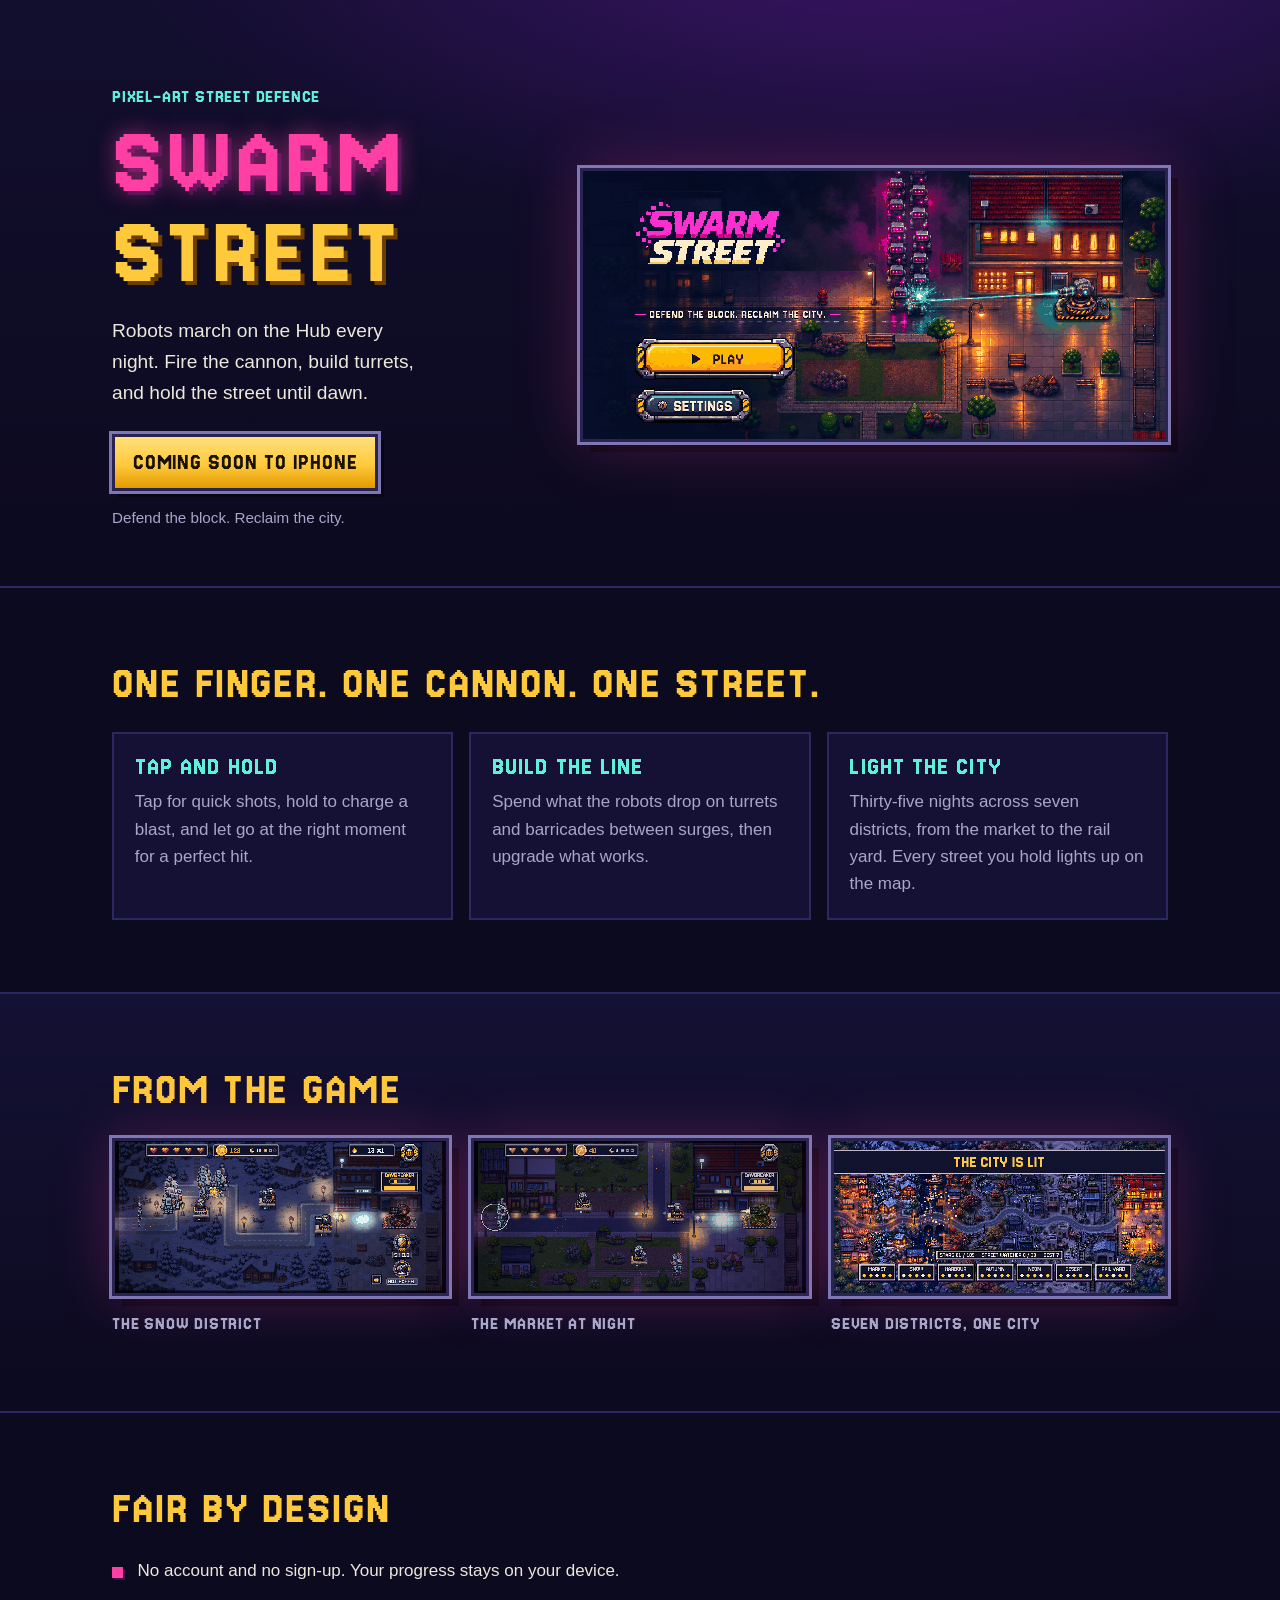
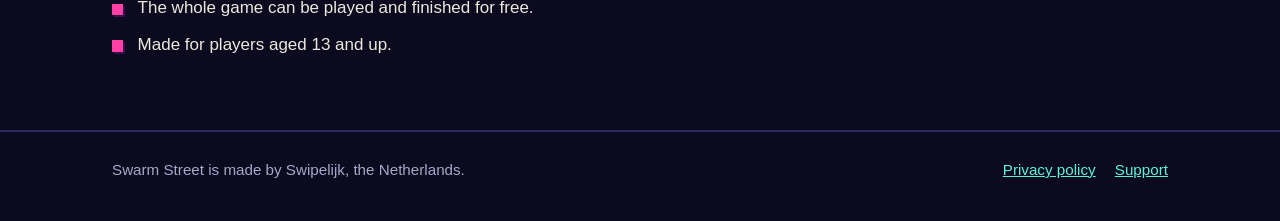
<file: index.html>
<!doctype html>
<html lang="en">
<head>
<meta charset="utf-8">
<meta name="viewport" content="width=device-width, initial-scale=1, viewport-fit=cover">
<title>Swarm Street</title>
<meta name="description" content="Swarm Street: a pixel-art street defence game. Robots march on the Hub every night. Fire the cannon, build turrets, hold the street until dawn.">
<meta name="theme-color" content="#0c0a1f">
<meta property="og:title" content="Swarm Street">
<meta property="og:description" content="Defend the block. Reclaim the city. A pixel-art street defence game for phones.">
<meta property="og:image" content="https://swarmstreet.swipelijk.com/img/title.png">
<meta property="og:type" content="website">
<link rel="icon" href="img/icon.png">
<link rel="apple-touch-icon" href="img/icon.png">
<style>
@font-face{font-family:"Jersey 15";src:url("fonts/Jersey15-Regular.ttf") format("truetype");font-display:swap}
:root{--bg:#0c0a1f;--bg2:#141134;--ink:#ece8dc;--muted:#a9a6c9;--pink:#ff3fa4;--gold:#ffc93c;--teal:#5ff0dc;--line:#2c2860;color-scheme:dark}
*{box-sizing:border-box}
html{scroll-behavior:smooth}
body{margin:0;background:var(--bg);color:var(--ink);font:17px/1.6 -apple-system,BlinkMacSystemFont,"Segoe UI",Roboto,Helvetica,Arial,sans-serif}
.wrap{max-width:68rem;margin:0 auto;padding-left:max(16px,env(safe-area-inset-left,0px));padding-right:max(16px,env(safe-area-inset-right,0px))}
.px{font-family:"Jersey 15","Courier New",monospace;font-weight:400;letter-spacing:.04em;text-transform:uppercase}
img{max-width:100%;height:auto;display:block;image-rendering:pixelated}

.hero{position:relative;overflow:hidden;background:radial-gradient(80rem 30rem at 70% -10%,#3a1466 0%,transparent 60%),linear-gradient(180deg,#120e2e 0%,var(--bg) 100%);border-bottom:2px solid var(--line)}
.hero .wrap{padding-block:clamp(2.5rem,7vw,5rem) clamp(2rem,5vw,3.5rem);display:grid;gap:clamp(1.5rem,4vw,3rem);grid-template-columns:minmax(0,5fr) minmax(0,7fr);align-items:center}
.kicker{color:var(--teal);font-size:1.25rem;margin:0 0 .4rem}
h1{font-size:clamp(3.4rem,10vw,6.5rem);line-height:.86;margin:0;text-wrap:balance}
h1 span{display:block}
h1 .a{color:var(--pink);text-shadow:0 0 22px rgba(255,63,164,.55),4px 4px 0 #3b0f4f}
h1 .b{color:var(--gold);text-shadow:4px 4px 0 #6b3d00}
.tag{font-size:1.2rem;color:var(--ink);margin:1.2rem 0 1.6rem;max-width:30ch}
.soon{display:inline-block;font-size:1.5rem;color:#1a1200;background:linear-gradient(180deg,#ffe07a,var(--gold) 55%,#e39a00);padding:.35rem 1.1rem .45rem;border:3px solid #2a2350;box-shadow:0 0 0 3px #7d78b4,6px 6px 0 rgba(0,0,0,.45)}
.note{color:var(--muted);font-size:.95rem;margin:.9rem 0 0}
.shot{border:3px solid #2a2350;box-shadow:0 0 0 3px #7d78b4,0 0 60px rgba(255,63,164,.25),10px 10px 0 rgba(0,0,0,.45);background:#000}

section{padding-block:clamp(2.5rem,6vw,4.5rem)}
h2{font-size:clamp(2rem,5vw,3rem);line-height:1;margin:0 0 1.5rem;color:var(--gold)}
.grid3{display:grid;gap:1rem;grid-template-columns:repeat(auto-fit,minmax(15rem,1fr))}
.tile{background:var(--bg2);border:2px solid var(--line);padding:1.2rem 1.3rem 1.3rem;min-width:0}
.tile h3{font-size:1.7rem;line-height:1;margin:0 0 .5rem;color:var(--teal)}
.tile p{margin:0;color:var(--muted)}
.gallery{display:grid;gap:1.4rem;grid-template-columns:repeat(auto-fit,minmax(18rem,1fr))}
figure{margin:0;min-width:0}
figcaption{font-size:1.25rem;color:var(--muted);margin-top:.7rem}
.band{background:linear-gradient(180deg,var(--bg2),var(--bg));border-block:2px solid var(--line)}
.fair{display:grid;gap:.6rem;padding:0;margin:0;list-style:none;max-width:44rem}
.fair li{padding-left:1.6rem;position:relative;color:var(--ink)}
.fair li::before{content:"";position:absolute;left:0;top:.55em;width:.7rem;height:.7rem;background:var(--pink);box-shadow:2px 2px 0 #3b0f4f}

footer{border-top:2px solid var(--line);color:var(--muted);font-size:.95rem}
footer .wrap{padding-block:1.6rem 2.4rem;display:flex;flex-wrap:wrap;gap:.6rem 1.5rem;justify-content:space-between}
a{color:var(--teal)}
footer nav{display:flex;gap:1.2rem;flex-wrap:wrap}
@media (max-width:760px){.hero .wrap{grid-template-columns:1fr}.tag{max-width:none}}
@media (prefers-reduced-motion:reduce){html{scroll-behavior:auto}}
</style>
</head>
<body>
<header class="hero">
  <div class="wrap">
    <div>
      <p class="kicker px">Pixel-art street defence</p>
      <h1 class="px"><span class="a">Swarm</span><span class="b">Street</span></h1>
      <p class="tag">Robots march on the Hub every night. Fire the cannon, build turrets, and hold the street until dawn.</p>
      <span class="soon px">Coming soon to iPhone</span>
      <p class="note">Defend the block. Reclaim the city.</p>
    </div>
    <img class="shot" src="img/title.png" width="1311" height="603" alt="The Swarm Street title screen: a rooftop cannon fires down a neon-lit street at a column of robots.">
  </div>
</header>

<main>
<section>
  <div class="wrap">
    <h2 class="px">One finger. One cannon. One street.</h2>
    <div class="grid3">
      <div class="tile"><h3 class="px">Tap and hold</h3><p>Tap for quick shots, hold to charge a blast, and let go at the right moment for a perfect hit.</p></div>
      <div class="tile"><h3 class="px">Build the line</h3><p>Spend what the robots drop on turrets and barricades between surges, then upgrade what works.</p></div>
      <div class="tile"><h3 class="px">Light the city</h3><p>Thirty-five nights across seven districts, from the market to the rail yard. Every street you hold lights up on the map.</p></div>
    </div>
  </div>
</section>

<section class="band">
  <div class="wrap">
    <h2 class="px">From the game</h2>
    <div class="gallery">
      <figure><img class="shot" src="img/snow.png" width="1311" height="603" loading="lazy" alt="A snowy village street at night: turrets and the cannon hold a winding road against groups of robots."><figcaption class="px">The snow district</figcaption></figure>
      <figure><img class="shot" src="img/market.png" width="1311" height="603" loading="lazy" alt="The market street after dark, lit by street lamps, with two turrets and the Hub's cannon."><figcaption class="px">The market at night</figcaption></figure>
      <figure><img class="shot" src="img/city.png" width="1311" height="603" loading="lazy" alt="The city map with all seven districts lit and the words THE CITY IS LIT."><figcaption class="px">Seven districts, one city</figcaption></figure>
    </div>
  </div>
</section>

<section>
  <div class="wrap">
    <h2 class="px">Fair by design</h2>
    <ul class="fair">
      <li>No account and no sign-up. Your progress stays on your device.</li>
      <li>The whole game can be played and finished for free.</li>
      <li>Made for players aged 13 and up.</li>
    </ul>
  </div>
</section>
</main>

<footer>
  <div class="wrap">
    <span>Swarm Street is made by Swipelijk, the Netherlands.</span>
    <nav><a href="privacy/">Privacy policy</a><a href="support/">Support</a></nav>
  </div>
</footer>
</body>
</html>
</file>
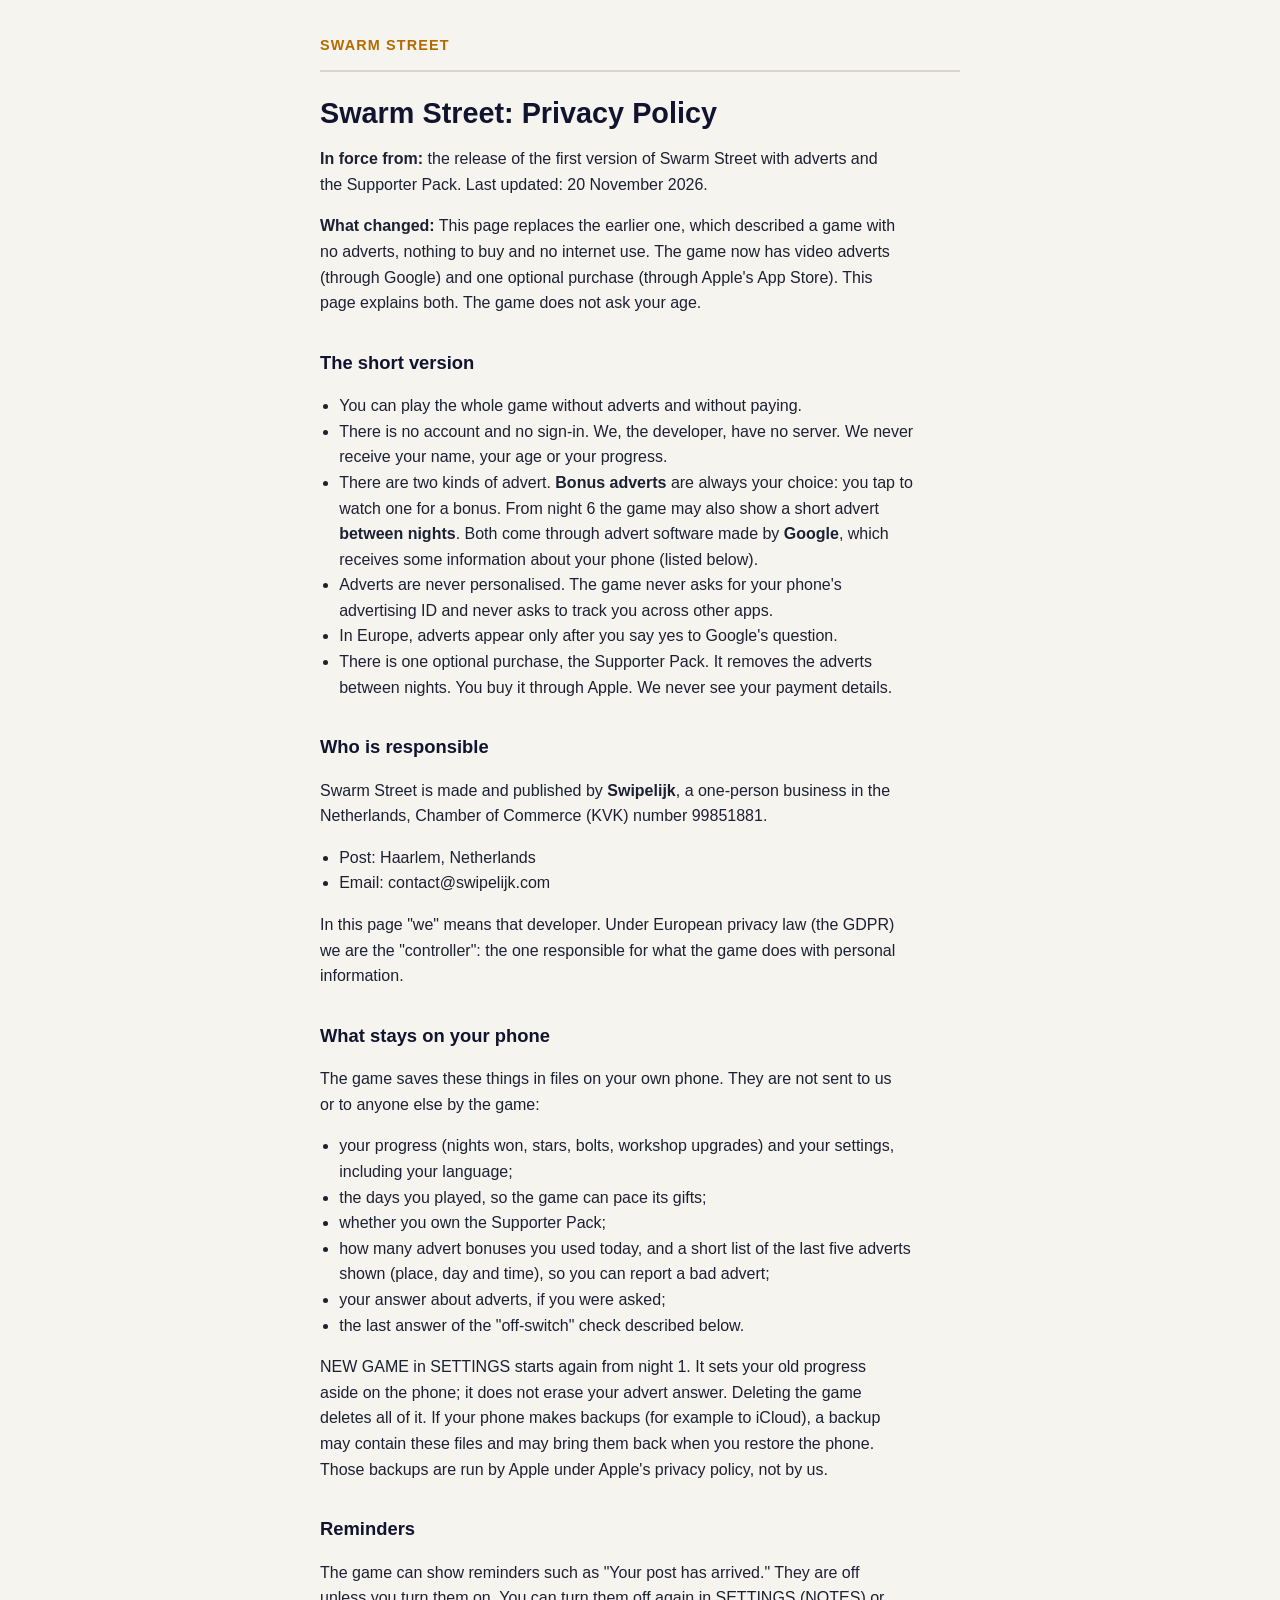
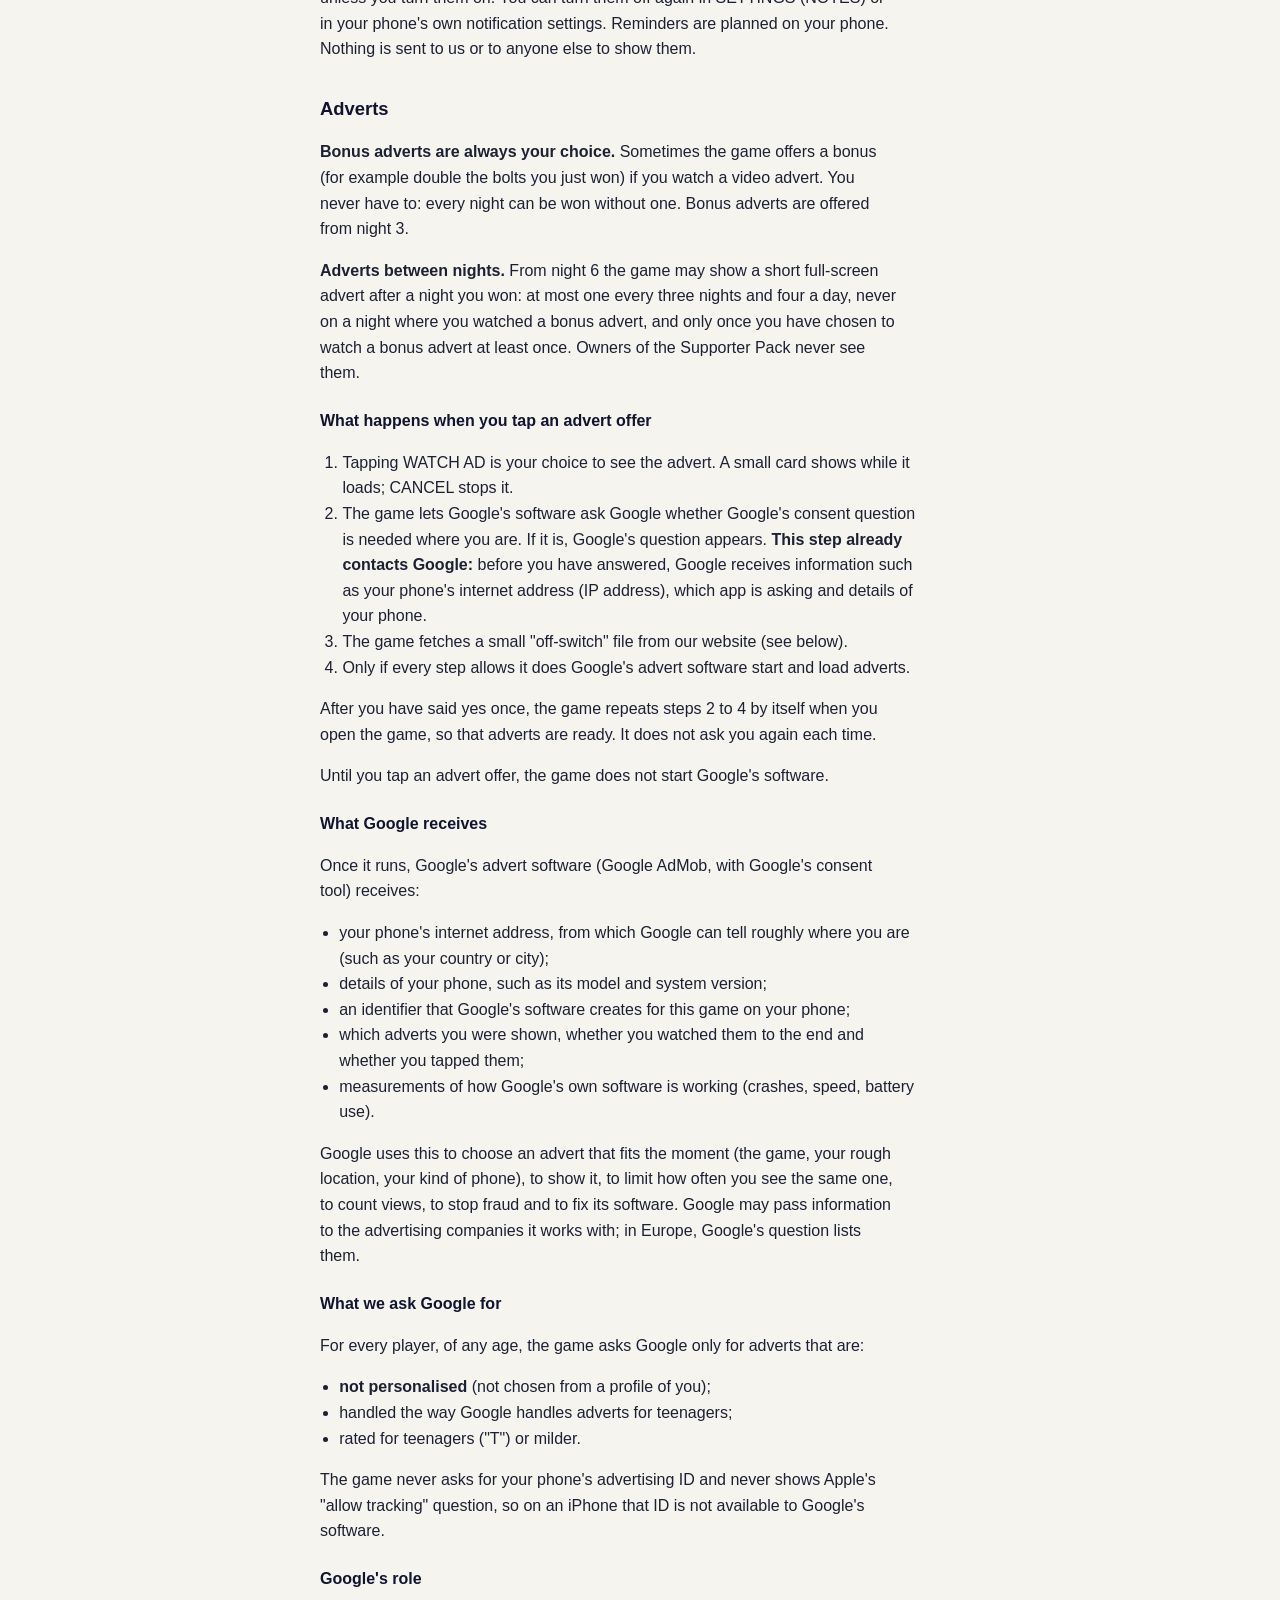
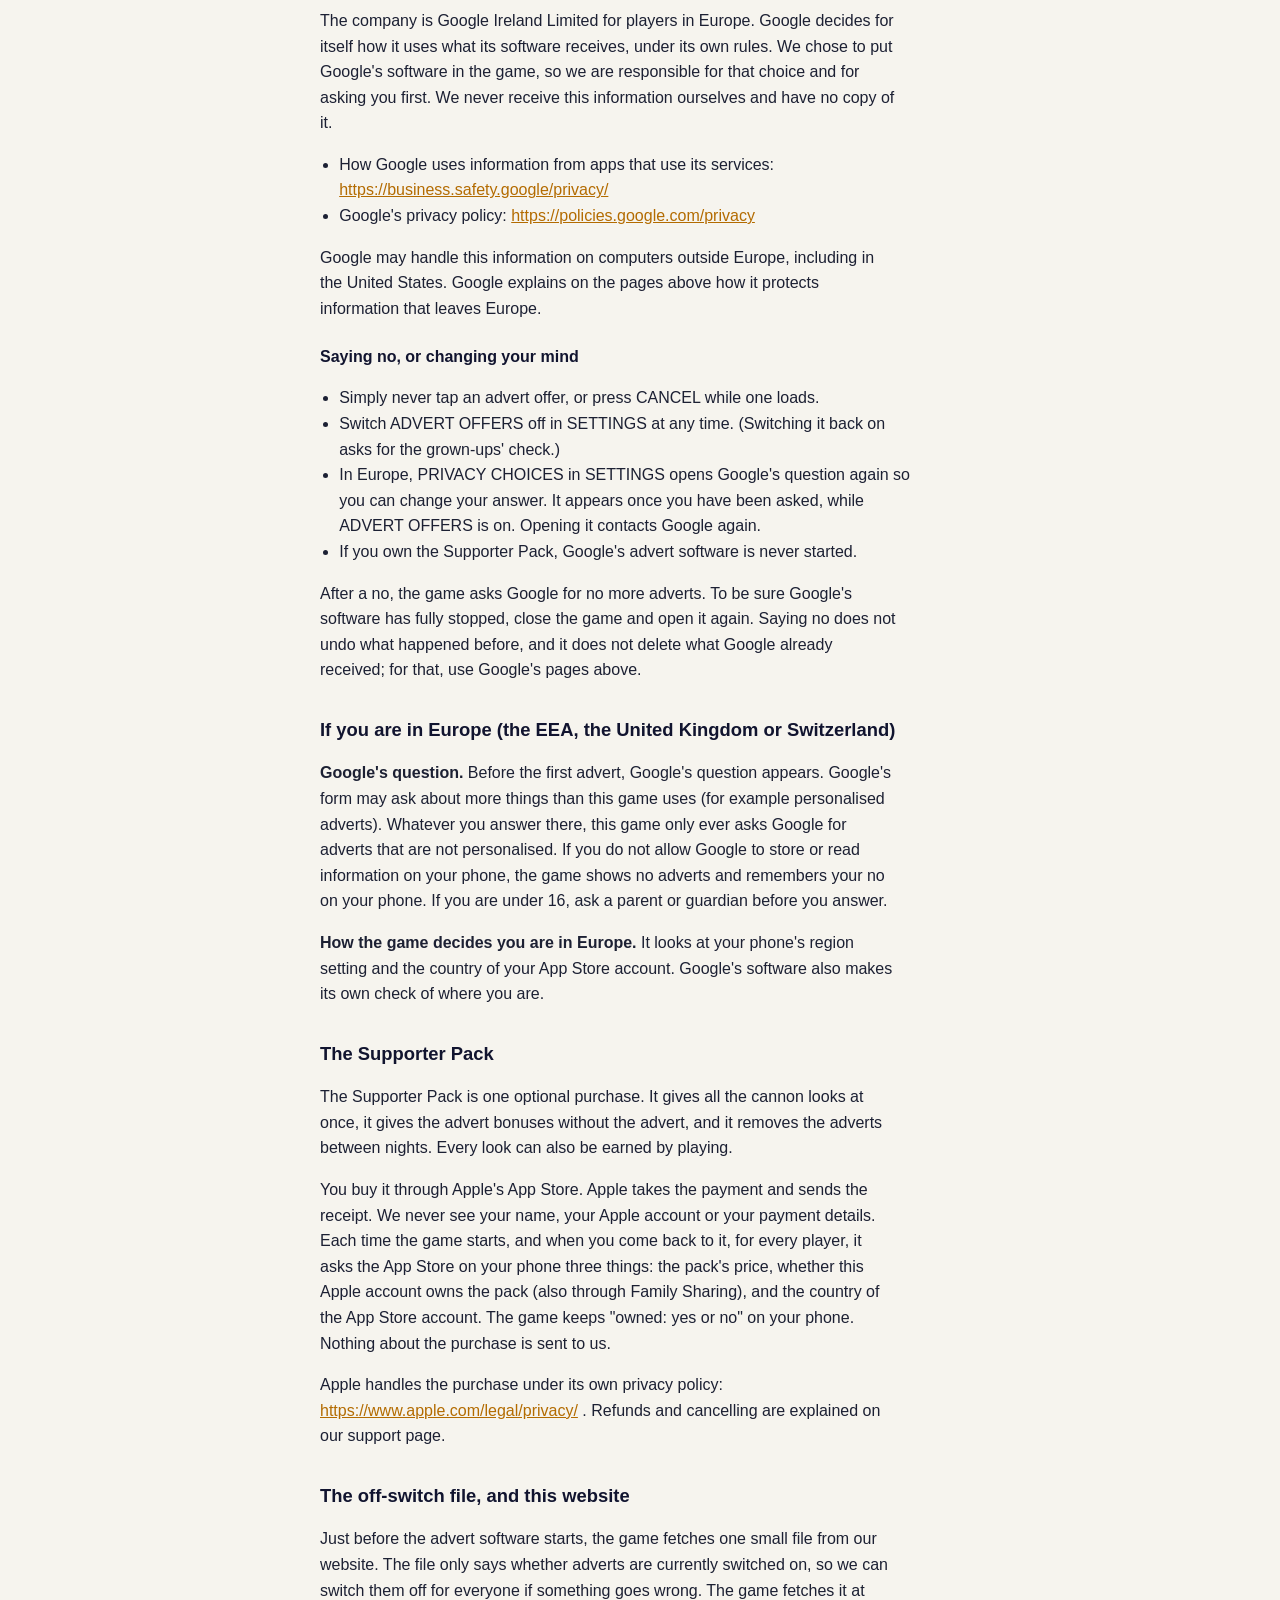
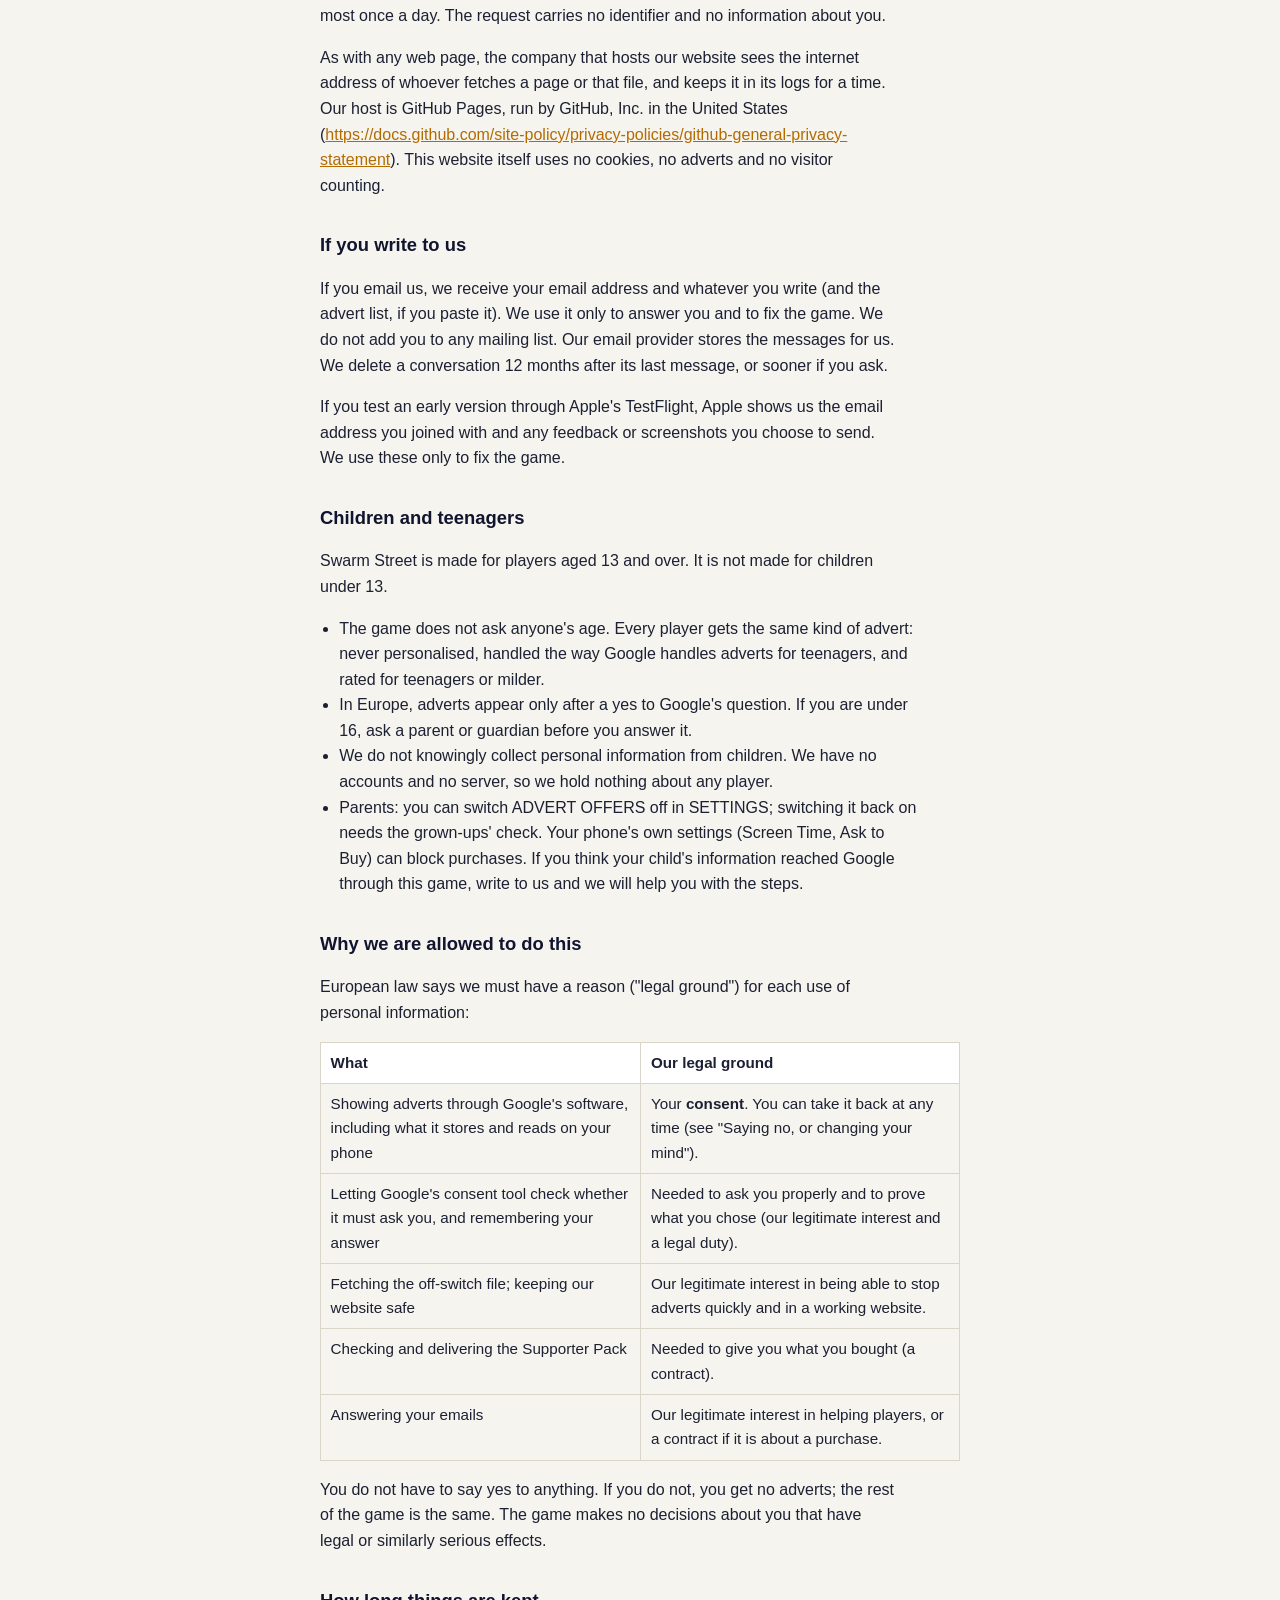
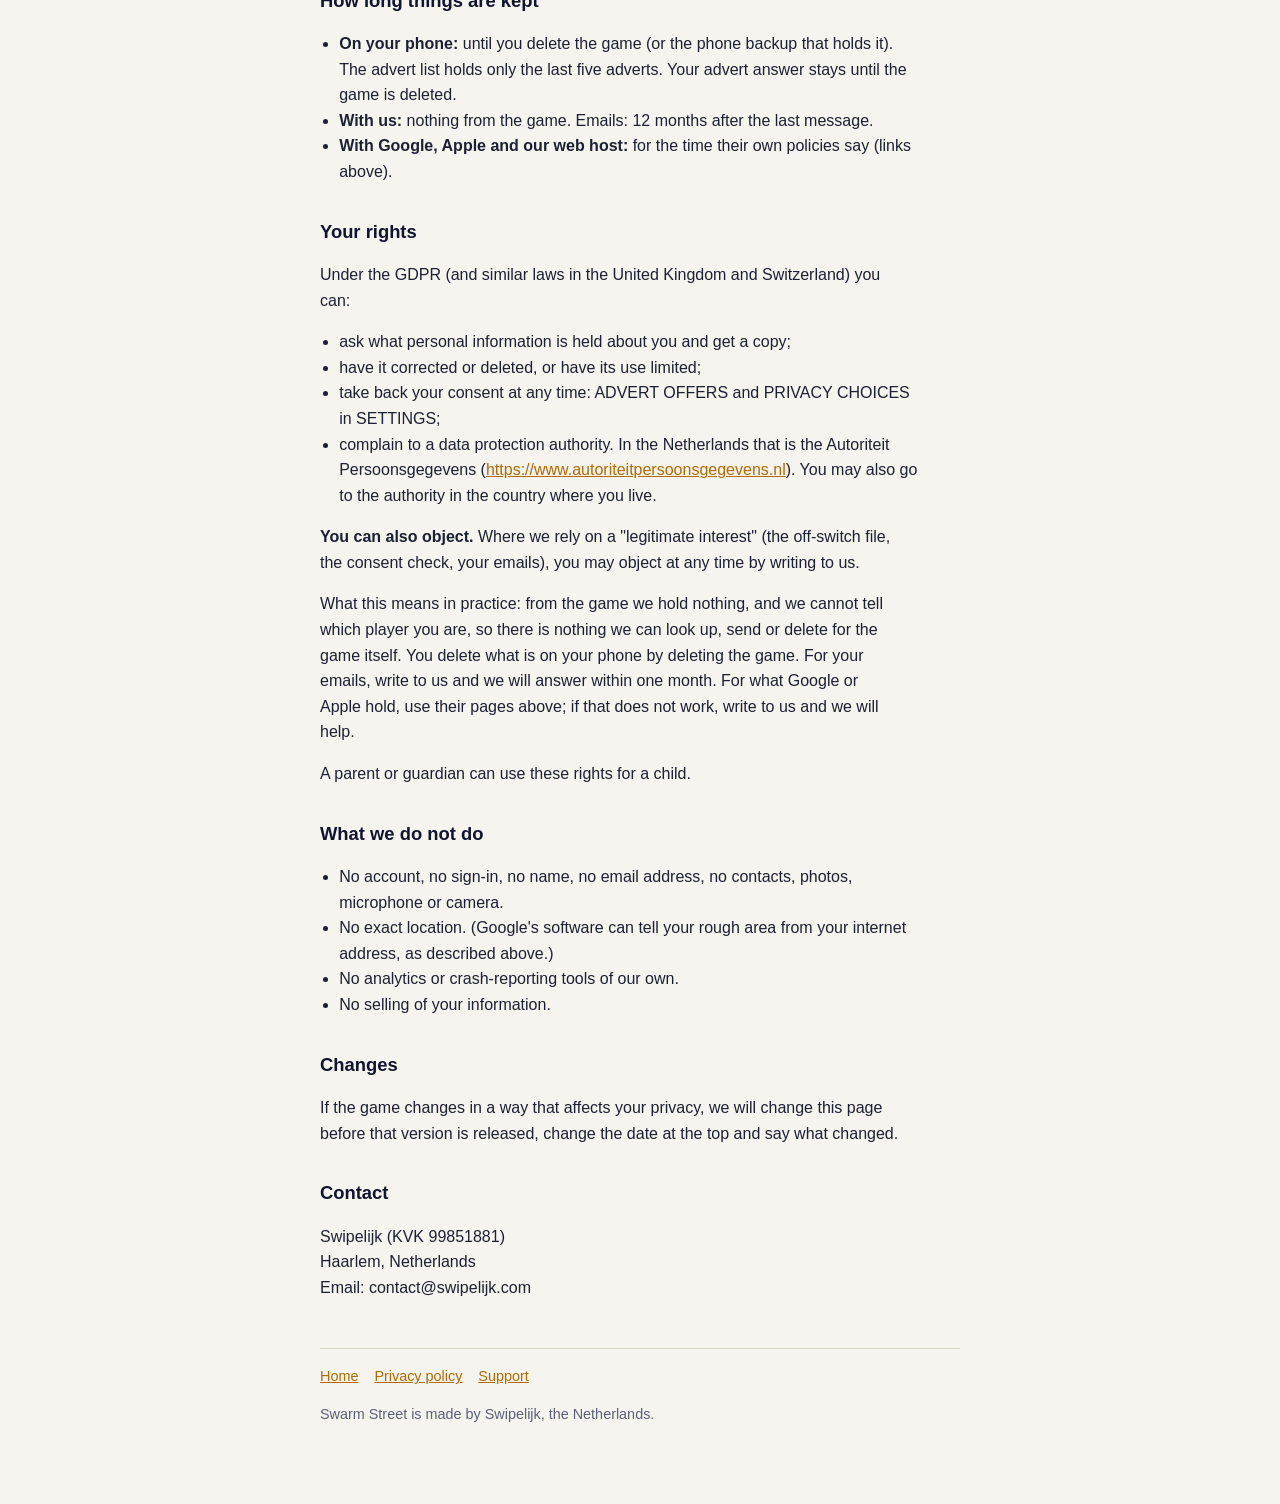
<file: privacy/index.html>
<!doctype html>
<html lang="en">
<head>
<meta charset="utf-8">
<meta name="viewport" content="width=device-width, initial-scale=1, viewport-fit=cover">
<title>Swarm Street: Privacy Policy</title>
<meta name="description" content="What Swarm Street does with information: optional adverts through Google, one optional purchase through Apple, and what stays on your phone.">
<link rel="icon" href="../img/icon.png">
<link rel="stylesheet" href="../style.css">
</head>
<body>
<main>
<header><a class="brand" href="../">Swarm Street</a></header>
<h1>Swarm Street: Privacy Policy</h1>
<p><strong>In force from:</strong> the release of the first version of Swarm Street with adverts and the Supporter Pack. Last updated: 20 November 2026.</p>
<p><strong>What changed:</strong> This page replaces the earlier one, which described a game with no adverts, nothing to buy and no internet use. The game now has video adverts (through Google) and one optional purchase (through Apple's App Store). This page explains both. The game does not ask your age.</p>
<h2>The short version</h2>
<ul><li>You can play the whole game without adverts and without paying.</li><li>There is no account and no sign-in. We, the developer, have no server. We never receive your name, your age or your progress.</li><li>There are two kinds of advert. <strong>Bonus adverts</strong> are always your choice: you tap to watch one for a bonus. From night 6 the game may also show a short advert <strong>between nights</strong>. Both come through advert software made by <strong>Google</strong>, which receives some information about your phone (listed below).</li><li>Adverts are never personalised. The game never asks for your phone's advertising ID and never asks to track you across other apps.</li><li>In Europe, adverts appear only after you say yes to Google's question.</li><li>There is one optional purchase, the Supporter Pack. It removes the adverts between nights. You buy it through Apple. We never see your payment details.</li></ul>
<h2>Who is responsible</h2>
<p>Swarm Street is made and published by <strong>Swipelijk</strong>, a one-person business in the Netherlands, Chamber of Commerce (KVK) number 99851881.</p>
<ul><li>Post: Haarlem, Netherlands</li><li>Email: contact@swipelijk.com</li></ul>
<p>In this page "we" means that developer. Under European privacy law (the GDPR) we are the "controller": the one responsible for what the game does with personal information.</p>
<h2>What stays on your phone</h2>
<p>The game saves these things in files on your own phone. They are not sent to us or to anyone else by the game:</p>
<ul><li>your progress (nights won, stars, bolts, workshop upgrades) and your settings, including your language;</li><li>the days you played, so the game can pace its gifts;</li><li>whether you own the Supporter Pack;</li><li>how many advert bonuses you used today, and a short list of the last five adverts shown (place, day and time), so you can report a bad advert;</li><li>your answer about adverts, if you were asked;</li><li>the last answer of the "off-switch" check described below.</li></ul>
<p>NEW GAME in SETTINGS starts again from night 1. It sets your old progress aside on the phone; it does not erase your advert answer. Deleting the game deletes all of it. If your phone makes backups (for example to iCloud), a backup may contain these files and may bring them back when you restore the phone. Those backups are run by Apple under Apple's privacy policy, not by us.</p>
<h2>Reminders</h2>
<p>The game can show reminders such as "Your post has arrived." They are off unless you turn them on. You can turn them off again in SETTINGS (NOTES) or in your phone's own notification settings. Reminders are planned on your phone. Nothing is sent to us or to anyone else to show them.</p>
<h2>Adverts</h2>
<p><strong>Bonus adverts are always your choice.</strong> Sometimes the game offers a bonus (for example double the bolts you just won) if you watch a video advert. You never have to: every night can be won without one. Bonus adverts are offered from night 3.</p>
<p><strong>Adverts between nights.</strong> From night 6 the game may show a short full-screen advert after a night you won: at most one every three nights and four a day, never on a night where you watched a bonus advert, and only once you have chosen to watch a bonus advert at least once. Owners of the Supporter Pack never see them.</p>
<h3>What happens when you tap an advert offer</h3>
<ol><li>Tapping WATCH AD is your choice to see the advert. A small card shows while it loads; CANCEL stops it.</li><li>The game lets Google's software ask Google whether Google's consent question is needed where you are. If it is, Google's question appears. <strong>This step already contacts Google:</strong> before you have answered, Google receives information such as your phone's internet address (IP address), which app is asking and details of your phone.</li><li>The game fetches a small "off-switch" file from our website (see below).</li><li>Only if every step allows it does Google's advert software start and load adverts.</li></ol>
<p>After you have said yes once, the game repeats steps 2 to 4 by itself when you open the game, so that adverts are ready. It does not ask you again each time.</p>
<p>Until you tap an advert offer, the game does not start Google's software.</p>
<h3>What Google receives</h3>
<p>Once it runs, Google's advert software (Google AdMob, with Google's consent tool) receives:</p>
<ul><li>your phone's internet address, from which Google can tell roughly where you are (such as your country or city);</li><li>details of your phone, such as its model and system version;</li><li>an identifier that Google's software creates for this game on your phone;</li><li>which adverts you were shown, whether you watched them to the end and whether you tapped them;</li><li>measurements of how Google's own software is working (crashes, speed, battery use).</li></ul>
<p>Google uses this to choose an advert that fits the moment (the game, your rough location, your kind of phone), to show it, to limit how often you see the same one, to count views, to stop fraud and to fix its software. Google may pass information to the advertising companies it works with; in Europe, Google's question lists them.</p>
<h3>What we ask Google for</h3>
<p>For every player, of any age, the game asks Google only for adverts that are:</p>
<ul><li><strong>not personalised</strong> (not chosen from a profile of you);</li><li>handled the way Google handles adverts for teenagers;</li><li>rated for teenagers ("T") or milder.</li></ul>
<p>The game never asks for your phone's advertising ID and never shows Apple's "allow tracking" question, so on an iPhone that ID is not available to Google's software.</p>
<h3>Google's role</h3>
<p>The company is Google Ireland Limited for players in Europe. Google decides for itself how it uses what its software receives, under its own rules. We chose to put Google's software in the game, so we are responsible for that choice and for asking you first. We never receive this information ourselves and have no copy of it.</p>
<ul><li>How Google uses information from apps that use its services: <a href="https://business.safety.google/privacy/">https://business.safety.google/privacy/</a></li><li>Google's privacy policy: <a href="https://policies.google.com/privacy">https://policies.google.com/privacy</a></li></ul>
<p>Google may handle this information on computers outside Europe, including in the United States. Google explains on the pages above how it protects information that leaves Europe.</p>
<h3>Saying no, or changing your mind</h3>
<ul><li>Simply never tap an advert offer, or press CANCEL while one loads.</li><li>Switch ADVERT OFFERS off in SETTINGS at any time. (Switching it back on asks for the grown-ups' check.)</li><li>In Europe, PRIVACY CHOICES in SETTINGS opens Google's question again so you can change your answer. It appears once you have been asked, while ADVERT OFFERS is on. Opening it contacts Google again.</li><li>If you own the Supporter Pack, Google's advert software is never started.</li></ul>
<p>After a no, the game asks Google for no more adverts. To be sure Google's software has fully stopped, close the game and open it again. Saying no does not undo what happened before, and it does not delete what Google already received; for that, use Google's pages above.</p>
<h2>If you are in Europe (the EEA, the United Kingdom or Switzerland)</h2>
<p><strong>Google's question.</strong> Before the first advert, Google's question appears. Google's form may ask about more things than this game uses (for example personalised adverts). Whatever you answer there, this game only ever asks Google for adverts that are not personalised. If you do not allow Google to store or read information on your phone, the game shows no adverts and remembers your no on your phone. If you are under 16, ask a parent or guardian before you answer.</p>
<p><strong>How the game decides you are in Europe.</strong> It looks at your phone's region setting and the country of your App Store account. Google's software also makes its own check of where you are.</p>
<h2>The Supporter Pack</h2>
<p>The Supporter Pack is one optional purchase. It gives all the cannon looks at once, it gives the advert bonuses without the advert, and it removes the adverts between nights. Every look can also be earned by playing.</p>
<p>You buy it through Apple's App Store. Apple takes the payment and sends the receipt. We never see your name, your Apple account or your payment details. Each time the game starts, and when you come back to it, for every player, it asks the App Store on your phone three things: the pack's price, whether this Apple account owns the pack (also through Family Sharing), and the country of the App Store account. The game keeps "owned: yes or no" on your phone. Nothing about the purchase is sent to us.</p>
<p>Apple handles the purchase under its own privacy policy: <a href="https://www.apple.com/legal/privacy/">https://www.apple.com/legal/privacy/</a> . Refunds and cancelling are explained on our support page.</p>
<h2>The off-switch file, and this website</h2>
<p>Just before the advert software starts, the game fetches one small file from our website. The file only says whether adverts are currently switched on, so we can switch them off for everyone if something goes wrong. The game fetches it at most once a day. The request carries no identifier and no information about you.</p>
<p>As with any web page, the company that hosts our website sees the internet address of whoever fetches a page or that file, and keeps it in its logs for a time. Our host is GitHub Pages, run by GitHub, Inc. in the United States (<a href="https://docs.github.com/site-policy/privacy-policies/github-general-privacy-statement">https://docs.github.com/site-policy/privacy-policies/github-general-privacy-statement</a>). This website itself uses no cookies, no adverts and no visitor counting.</p>
<h2>If you write to us</h2>
<p>If you email us, we receive your email address and whatever you write (and the advert list, if you paste it). We use it only to answer you and to fix the game. We do not add you to any mailing list. Our email provider stores the messages for us. We delete a conversation 12 months after its last message, or sooner if you ask.</p>
<p>If you test an early version through Apple's TestFlight, Apple shows us the email address you joined with and any feedback or screenshots you choose to send. We use these only to fix the game.</p>
<h2>Children and teenagers</h2>
<p>Swarm Street is made for players aged 13 and over. It is not made for children under 13.</p>
<ul><li>The game does not ask anyone's age. Every player gets the same kind of advert: never personalised, handled the way Google handles adverts for teenagers, and rated for teenagers or milder.</li><li>In Europe, adverts appear only after a yes to Google's question. If you are under 16, ask a parent or guardian before you answer it.</li><li>We do not knowingly collect personal information from children. We have no accounts and no server, so we hold nothing about any player.</li><li>Parents: you can switch ADVERT OFFERS off in SETTINGS; switching it back on needs the grown-ups' check. Your phone's own settings (Screen Time, Ask to Buy) can block purchases. If you think your child's information reached Google through this game, write to us and we will help you with the steps.</li></ul>
<h2>Why we are allowed to do this</h2>
<p>European law says we must have a reason ("legal ground") for each use of personal information:</p>
<div class="tablewrap"><table><thead><tr><th>What</th><th>Our legal ground</th></tr></thead><tbody><tr><td>Showing adverts through Google's software, including what it stores and reads on your phone</td><td>Your <strong>consent</strong>. You can take it back at any time (see "Saying no, or changing your mind").</td></tr><tr><td>Letting Google's consent tool check whether it must ask you, and remembering your answer</td><td>Needed to ask you properly and to prove what you chose (our legitimate interest and a legal duty).</td></tr><tr><td>Fetching the off-switch file; keeping our website safe</td><td>Our legitimate interest in being able to stop adverts quickly and in a working website.</td></tr><tr><td>Checking and delivering the Supporter Pack</td><td>Needed to give you what you bought (a contract).</td></tr><tr><td>Answering your emails</td><td>Our legitimate interest in helping players, or a contract if it is about a purchase.</td></tr></tbody></table></div>
<p>You do not have to say yes to anything. If you do not, you get no adverts; the rest of the game is the same. The game makes no decisions about you that have legal or similarly serious effects.</p>
<h2>How long things are kept</h2>
<ul><li><strong>On your phone:</strong> until you delete the game (or the phone backup that holds it). The advert list holds only the last five adverts. Your advert answer stays until the game is deleted.</li><li><strong>With us:</strong> nothing from the game. Emails: 12 months after the last message.</li><li><strong>With Google, Apple and our web host:</strong> for the time their own policies say (links above).</li></ul>
<h2>Your rights</h2>
<p>Under the GDPR (and similar laws in the United Kingdom and Switzerland) you can:</p>
<ul><li>ask what personal information is held about you and get a copy;</li><li>have it corrected or deleted, or have its use limited;</li><li>take back your consent at any time: ADVERT OFFERS and PRIVACY CHOICES in SETTINGS;</li><li>complain to a data protection authority. In the Netherlands that is the Autoriteit Persoonsgegevens (<a href="https://www.autoriteitpersoonsgegevens.nl">https://www.autoriteitpersoonsgegevens.nl</a>). You may also go to the authority in the country where you live.</li></ul>
<p><strong>You can also object.</strong> Where we rely on a "legitimate interest" (the off-switch file, the consent check, your emails), you may object at any time by writing to us.</p>
<p>What this means in practice: from the game we hold nothing, and we cannot tell which player you are, so there is nothing we can look up, send or delete for the game itself. You delete what is on your phone by deleting the game. For your emails, write to us and we will answer within one month. For what Google or Apple hold, use their pages above; if that does not work, write to us and we will help.</p>
<p>A parent or guardian can use these rights for a child.</p>
<h2>What we do not do</h2>
<ul><li>No account, no sign-in, no name, no email address, no contacts, photos, microphone or camera.</li><li>No exact location. (Google's software can tell your rough area from your internet address, as described above.)</li><li>No analytics or crash-reporting tools of our own.</li><li>No selling of your information.</li></ul>
<h2>Changes</h2>
<p>If the game changes in a way that affects your privacy, we will change this page before that version is released, change the date at the top and say what changed.</p>
<h2>Contact</h2>
<p>Swipelijk (KVK 99851881)<br>Haarlem, Netherlands<br>Email: contact@swipelijk.com</p>
<footer><nav><a href="../">Home</a><a href="../privacy/">Privacy policy</a><a href="../support/">Support</a></nav>
<p>Swarm Street is made by Swipelijk, the Netherlands.</p></footer>
</main>
</body>
</html>
</file>
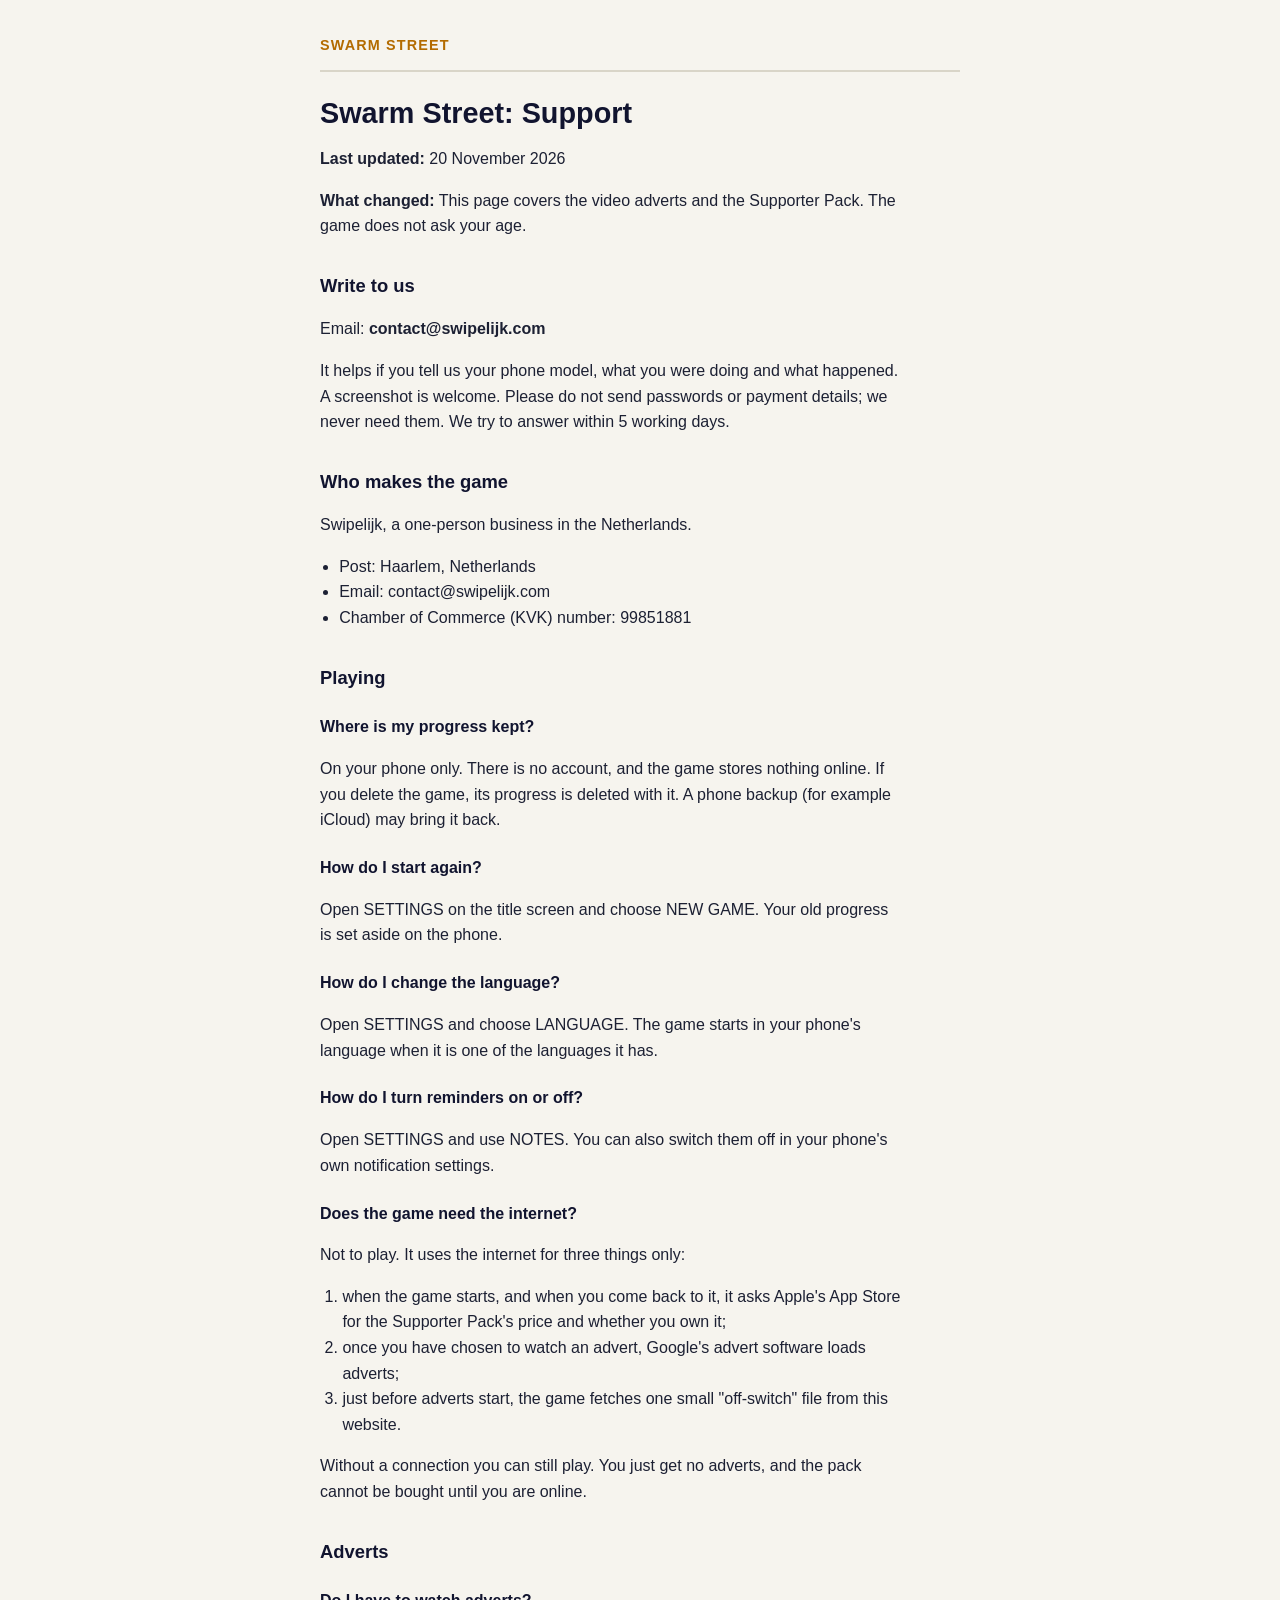
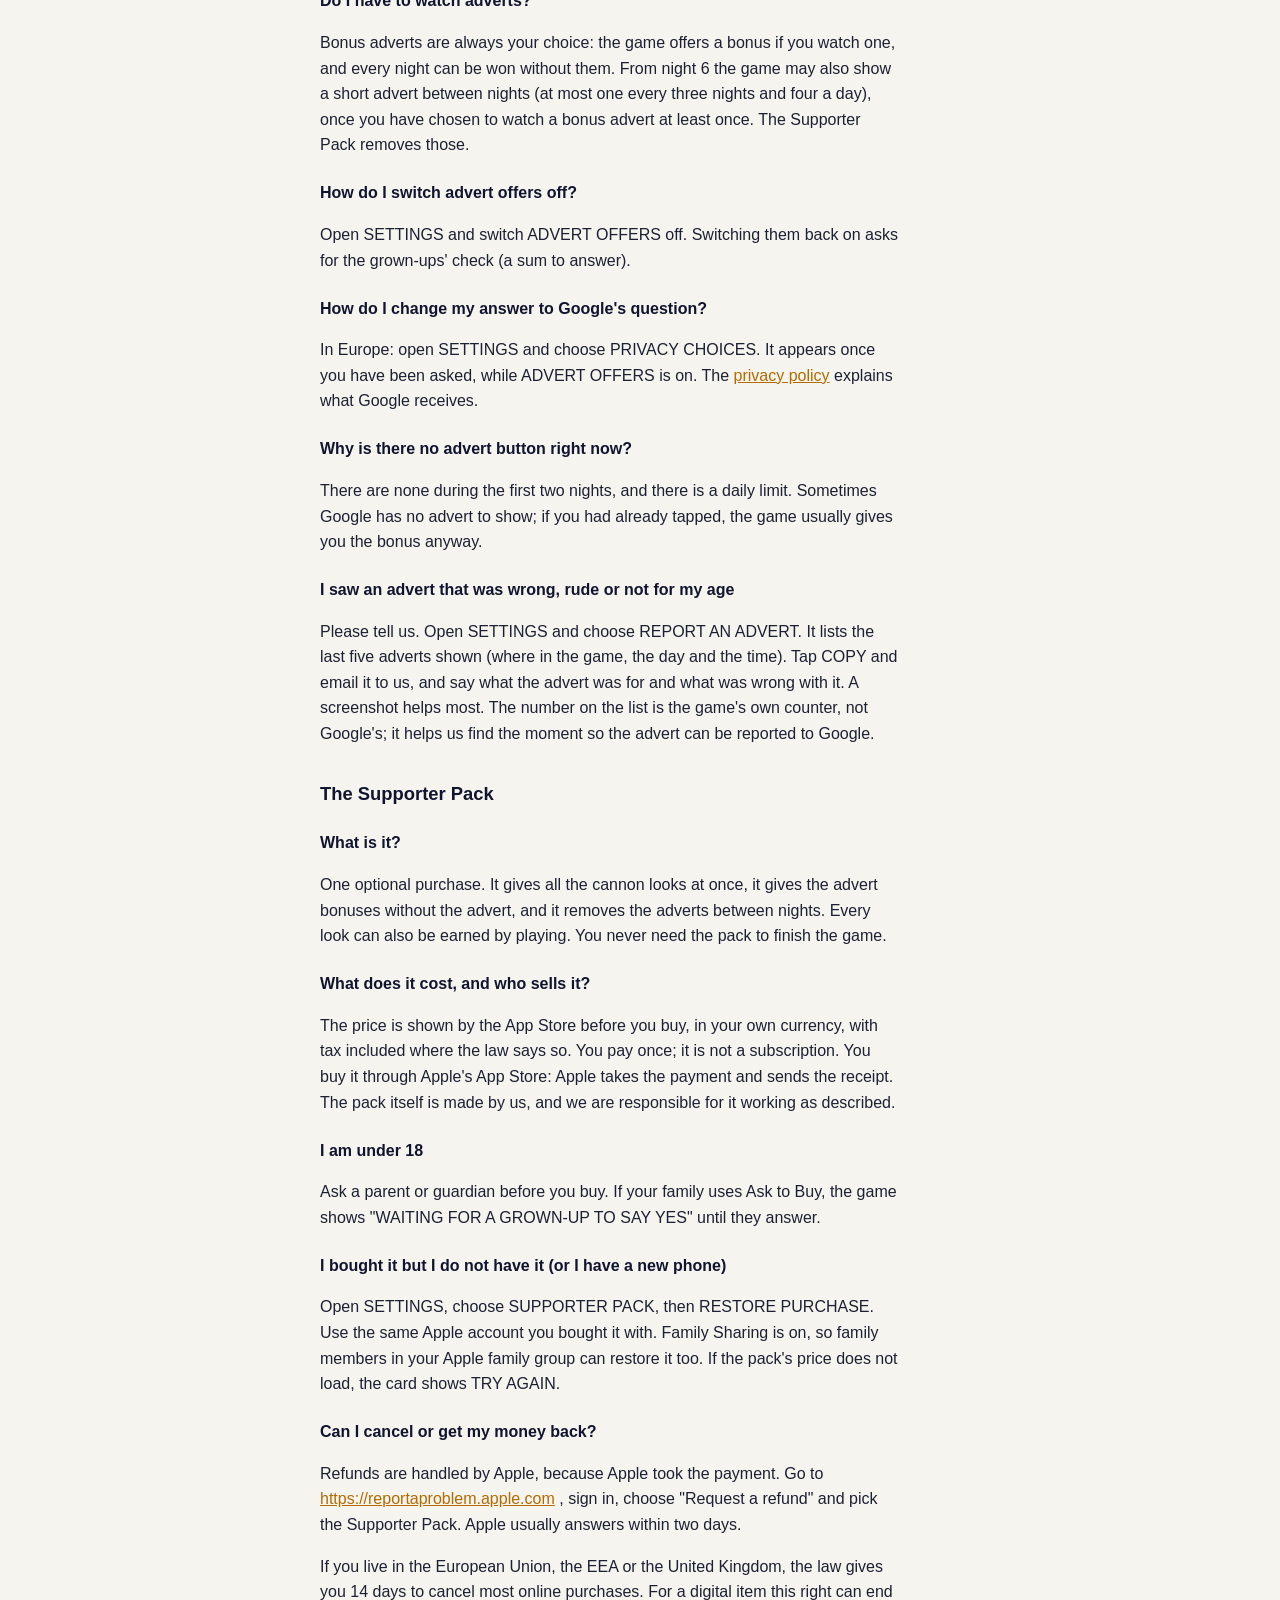
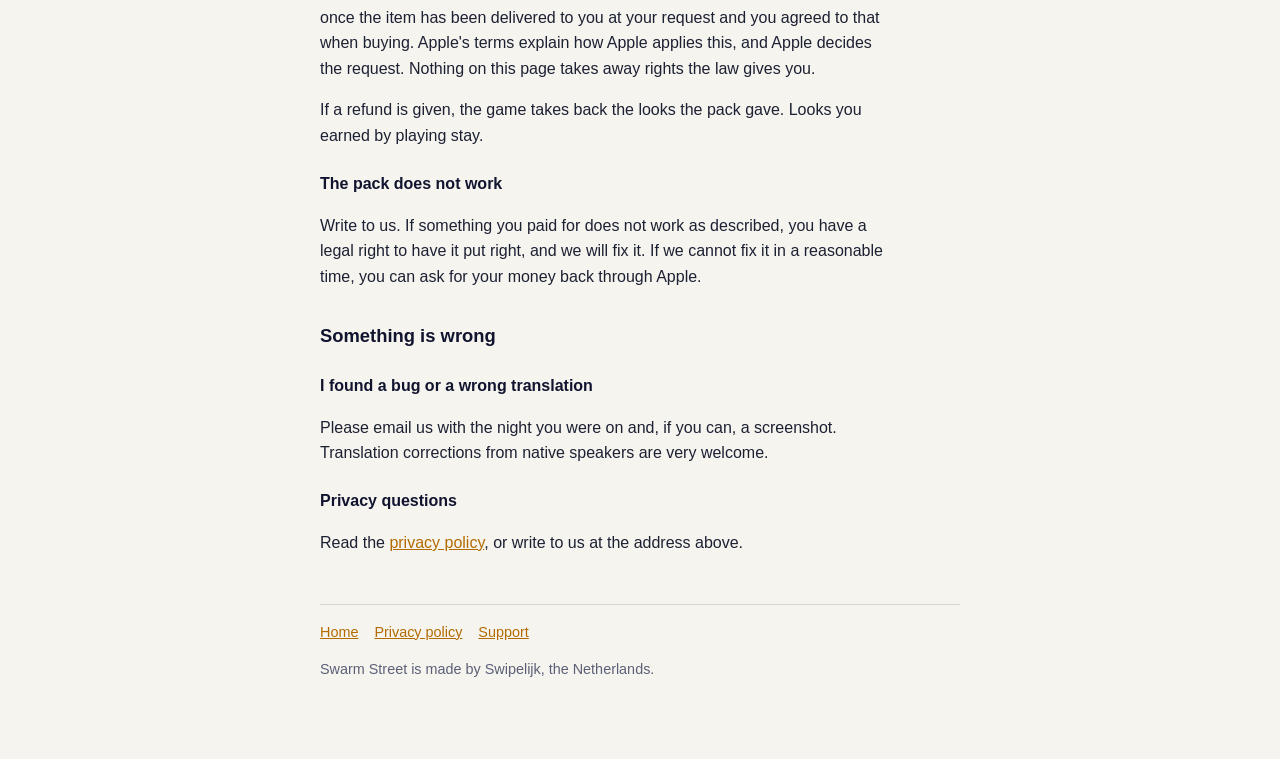
<file: support/index.html>
<!doctype html>
<html lang="en">
<head>
<meta charset="utf-8">
<meta name="viewport" content="width=device-width, initial-scale=1, viewport-fit=cover">
<title>Swarm Street: Support</title>
<meta name="description" content="Help with Swarm Street: playing, adverts, the Supporter Pack, refunds, and how to reach us.">
<link rel="icon" href="../img/icon.png">
<link rel="stylesheet" href="../style.css">
</head>
<body>
<main>
<header><a class="brand" href="../">Swarm Street</a></header>
<h1>Swarm Street: Support</h1>
<p><strong>Last updated:</strong> 20 November 2026</p>
<p><strong>What changed:</strong> This page covers the video adverts and the Supporter Pack. The game does not ask your age.</p>
<h2>Write to us</h2>
<p>Email: <strong>contact@swipelijk.com</strong></p>
<p>It helps if you tell us your phone model, what you were doing and what happened. A screenshot is welcome. Please do not send passwords or payment details; we never need them. We try to answer within 5 working days.</p>
<h2>Who makes the game</h2>
<p>Swipelijk, a one-person business in the Netherlands.</p>
<ul><li>Post: Haarlem, Netherlands</li><li>Email: contact@swipelijk.com</li><li>Chamber of Commerce (KVK) number: 99851881</li></ul>
<h2>Playing</h2>
<h3>Where is my progress kept?</h3>
<p>On your phone only. There is no account, and the game stores nothing online. If you delete the game, its progress is deleted with it. A phone backup (for example iCloud) may bring it back.</p>
<h3>How do I start again?</h3>
<p>Open SETTINGS on the title screen and choose NEW GAME. Your old progress is set aside on the phone.</p>
<h3>How do I change the language?</h3>
<p>Open SETTINGS and choose LANGUAGE. The game starts in your phone's language when it is one of the languages it has.</p>
<h3>How do I turn reminders on or off?</h3>
<p>Open SETTINGS and use NOTES. You can also switch them off in your phone's own notification settings.</p>
<h3>Does the game need the internet?</h3>
<p>Not to play. It uses the internet for three things only:</p>
<ol><li>when the game starts, and when you come back to it, it asks Apple's App Store for the Supporter Pack's price and whether you own it;</li><li>once you have chosen to watch an advert, Google's advert software loads adverts;</li><li>just before adverts start, the game fetches one small "off-switch" file from this website.</li></ol>
<p>Without a connection you can still play. You just get no adverts, and the pack cannot be bought until you are online.</p>
<h2>Adverts</h2>
<h3>Do I have to watch adverts?</h3>
<p>Bonus adverts are always your choice: the game offers a bonus if you watch one, and every night can be won without them. From night 6 the game may also show a short advert between nights (at most one every three nights and four a day), once you have chosen to watch a bonus advert at least once. The Supporter Pack removes those.</p>
<h3>How do I switch advert offers off?</h3>
<p>Open SETTINGS and switch ADVERT OFFERS off. Switching them back on asks for the grown-ups' check (a sum to answer).</p>
<h3>How do I change my answer to Google's question?</h3>
<p>In Europe: open SETTINGS and choose PRIVACY CHOICES. It appears once you have been asked, while ADVERT OFFERS is on. The <a href="../privacy/">privacy policy</a> explains what Google receives.</p>
<h3>Why is there no advert button right now?</h3>
<p>There are none during the first two nights, and there is a daily limit. Sometimes Google has no advert to show; if you had already tapped, the game usually gives you the bonus anyway.</p>
<h3>I saw an advert that was wrong, rude or not for my age</h3>
<p>Please tell us. Open SETTINGS and choose REPORT AN ADVERT. It lists the last five adverts shown (where in the game, the day and the time). Tap COPY and email it to us, and say what the advert was for and what was wrong with it. A screenshot helps most. The number on the list is the game's own counter, not Google's; it helps us find the moment so the advert can be reported to Google.</p>
<h2>The Supporter Pack</h2>
<h3>What is it?</h3>
<p>One optional purchase. It gives all the cannon looks at once, it gives the advert bonuses without the advert, and it removes the adverts between nights. Every look can also be earned by playing. You never need the pack to finish the game.</p>
<h3>What does it cost, and who sells it?</h3>
<p>The price is shown by the App Store before you buy, in your own currency, with tax included where the law says so. You pay once; it is not a subscription. You buy it through Apple's App Store: Apple takes the payment and sends the receipt. The pack itself is made by us, and we are responsible for it working as described.</p>
<h3>I am under 18</h3>
<p>Ask a parent or guardian before you buy. If your family uses Ask to Buy, the game shows "WAITING FOR A GROWN-UP TO SAY YES" until they answer.</p>
<h3>I bought it but I do not have it (or I have a new phone)</h3>
<p>Open SETTINGS, choose SUPPORTER PACK, then RESTORE PURCHASE. Use the same Apple account you bought it with. Family Sharing is on, so family members in your Apple family group can restore it too. If the pack's price does not load, the card shows TRY AGAIN.</p>
<h3>Can I cancel or get my money back?</h3>
<p>Refunds are handled by Apple, because Apple took the payment. Go to <a href="https://reportaproblem.apple.com">https://reportaproblem.apple.com</a> , sign in, choose "Request a refund" and pick the Supporter Pack. Apple usually answers within two days.</p>
<p>If you live in the European Union, the EEA or the United Kingdom, the law gives you 14 days to cancel most online purchases. For a digital item this right can end once the item has been delivered to you at your request and you agreed to that when buying. Apple's terms explain how Apple applies this, and Apple decides the request. Nothing on this page takes away rights the law gives you.</p>
<p>If a refund is given, the game takes back the looks the pack gave. Looks you earned by playing stay.</p>
<h3>The pack does not work</h3>
<p>Write to us. If something you paid for does not work as described, you have a legal right to have it put right, and we will fix it. If we cannot fix it in a reasonable time, you can ask for your money back through Apple.</p>
<h2>Something is wrong</h2>
<h3>I found a bug or a wrong translation</h3>
<p>Please email us with the night you were on and, if you can, a screenshot. Translation corrections from native speakers are very welcome.</p>
<h3>Privacy questions</h3>
<p>Read the <a href="../privacy/">privacy policy</a>, or write to us at the address above.</p>
<footer><nav><a href="../">Home</a><a href="../privacy/">Privacy policy</a><a href="../support/">Support</a></nav>
<p>Swarm Street is made by Swipelijk, the Netherlands.</p></footer>
</main>
</body>
</html>
</file>
<file: style.css>
:root{--bg:#f6f4ee;--fg:#1c2033;--muted:#5b6078;--card:#ffffff;--line:#d9d5c8;--accent:#b36b00;--head:#11142f}
@media (prefers-color-scheme:dark){:root{--bg:#11142f;--fg:#ece8dc;--muted:#a7abc4;--card:#191d40;--line:#313e6e;--accent:#fdbb02;--head:#ece8dc;color-scheme:dark}}
*{box-sizing:border-box}
body{margin:0;background:var(--bg);color:var(--fg);font:16px/1.6 -apple-system,BlinkMacSystemFont,"Segoe UI",Roboto,Helvetica,Arial,sans-serif}
main{max-width:42rem;margin:0 auto;padding:2rem max(1rem,env(safe-area-inset-right)) 4rem max(1rem,env(safe-area-inset-left))}
header{border-bottom:2px solid var(--line);margin-bottom:1.5rem;padding-bottom:.75rem}
.brand{font-weight:800;letter-spacing:.08em;text-transform:uppercase;color:var(--accent);text-decoration:none;font-size:.9rem}
h1{font-size:1.8rem;line-height:1.2;margin:.4rem 0 .2rem;color:var(--head);text-wrap:balance}
h2{font-size:1.15rem;margin:2rem 0 .4rem;color:var(--head)}
p,li{max-width:65ch}
ul{padding-left:1.2rem}
a{color:var(--accent)}
.meta{color:var(--muted);font-size:.9rem}
.card{background:var(--card);border:1px solid var(--line);border-radius:6px;padding:1rem 1.2rem;margin:1rem 0}
.mail{font-weight:700;user-select:all;word-break:break-all}
footer{margin-top:3rem;border-top:1px solid var(--line);padding-top:1rem;color:var(--muted);font-size:.9rem}
nav a{margin-right:1rem}
h3{font-size:1rem;margin:1.4rem 0 .3rem;color:var(--head)}
.tablewrap{overflow-x:auto;margin:1rem 0}
table{border-collapse:collapse;width:100%;font-size:.95rem}
th,td{border:1px solid var(--line);padding:.5rem .6rem;text-align:left;vertical-align:top}
th{background:var(--card)}
ol{padding-left:1.4rem}
</file>
